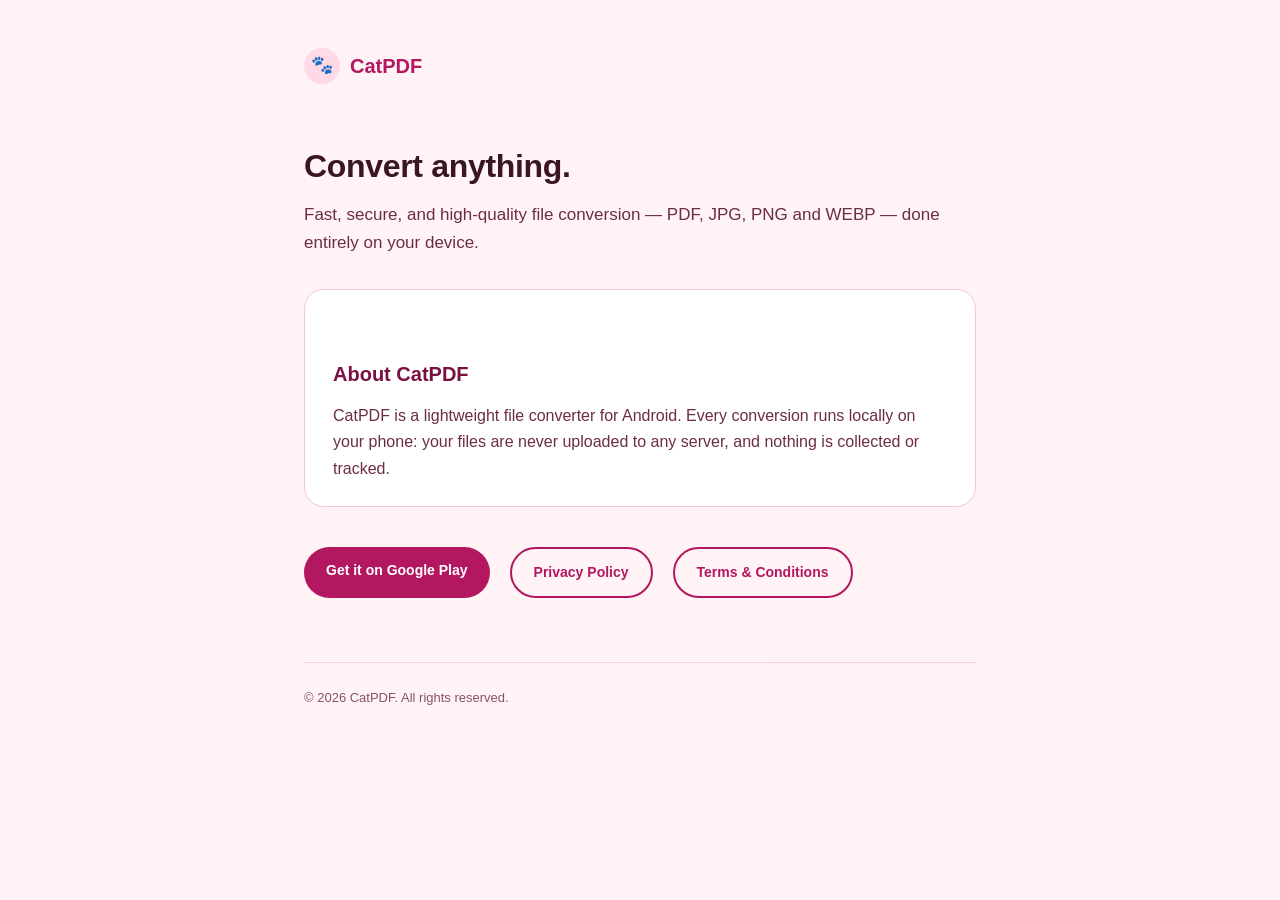
<file: index.html>
<!DOCTYPE html>
<html lang="en">
<head>
  <meta charset="UTF-8" />
  <meta name="viewport" content="width=device-width, initial-scale=1.0" />
  <title>CatPDF — Convert anything.</title>
  <link rel="stylesheet" href="style.css" />
</head>
<body>
  <div class="wrap">
    <header class="site-header">
      <div class="paw">🐾</div>
      <a href="index.html" class="brand">CatPDF</a>
    </header>

    <h1>Convert anything.</h1>
    <p class="tagline">
      Fast, secure, and high-quality file conversion — PDF, JPG, PNG and
      WEBP — done entirely on your device.
    </p>

    <div class="card">
      <h2>About CatPDF</h2>
      <p>
        CatPDF is a lightweight file converter for Android. Every
        conversion runs locally on your phone: your files are never
        uploaded to any server, and nothing is collected or tracked.
      </p>
    </div>

    <div class="links">
      <a class="pill" href="#">Get it on Google Play</a>
      <a class="pill ghost" href="privacy-policy.html">Privacy Policy</a>
      <a class="pill ghost" href="terms.html">Terms &amp; Conditions</a>
    </div>

    <footer>
      &copy; 2026 CatPDF. All rights reserved.
    </footer>
  </div>
</body>
</html>
</file>
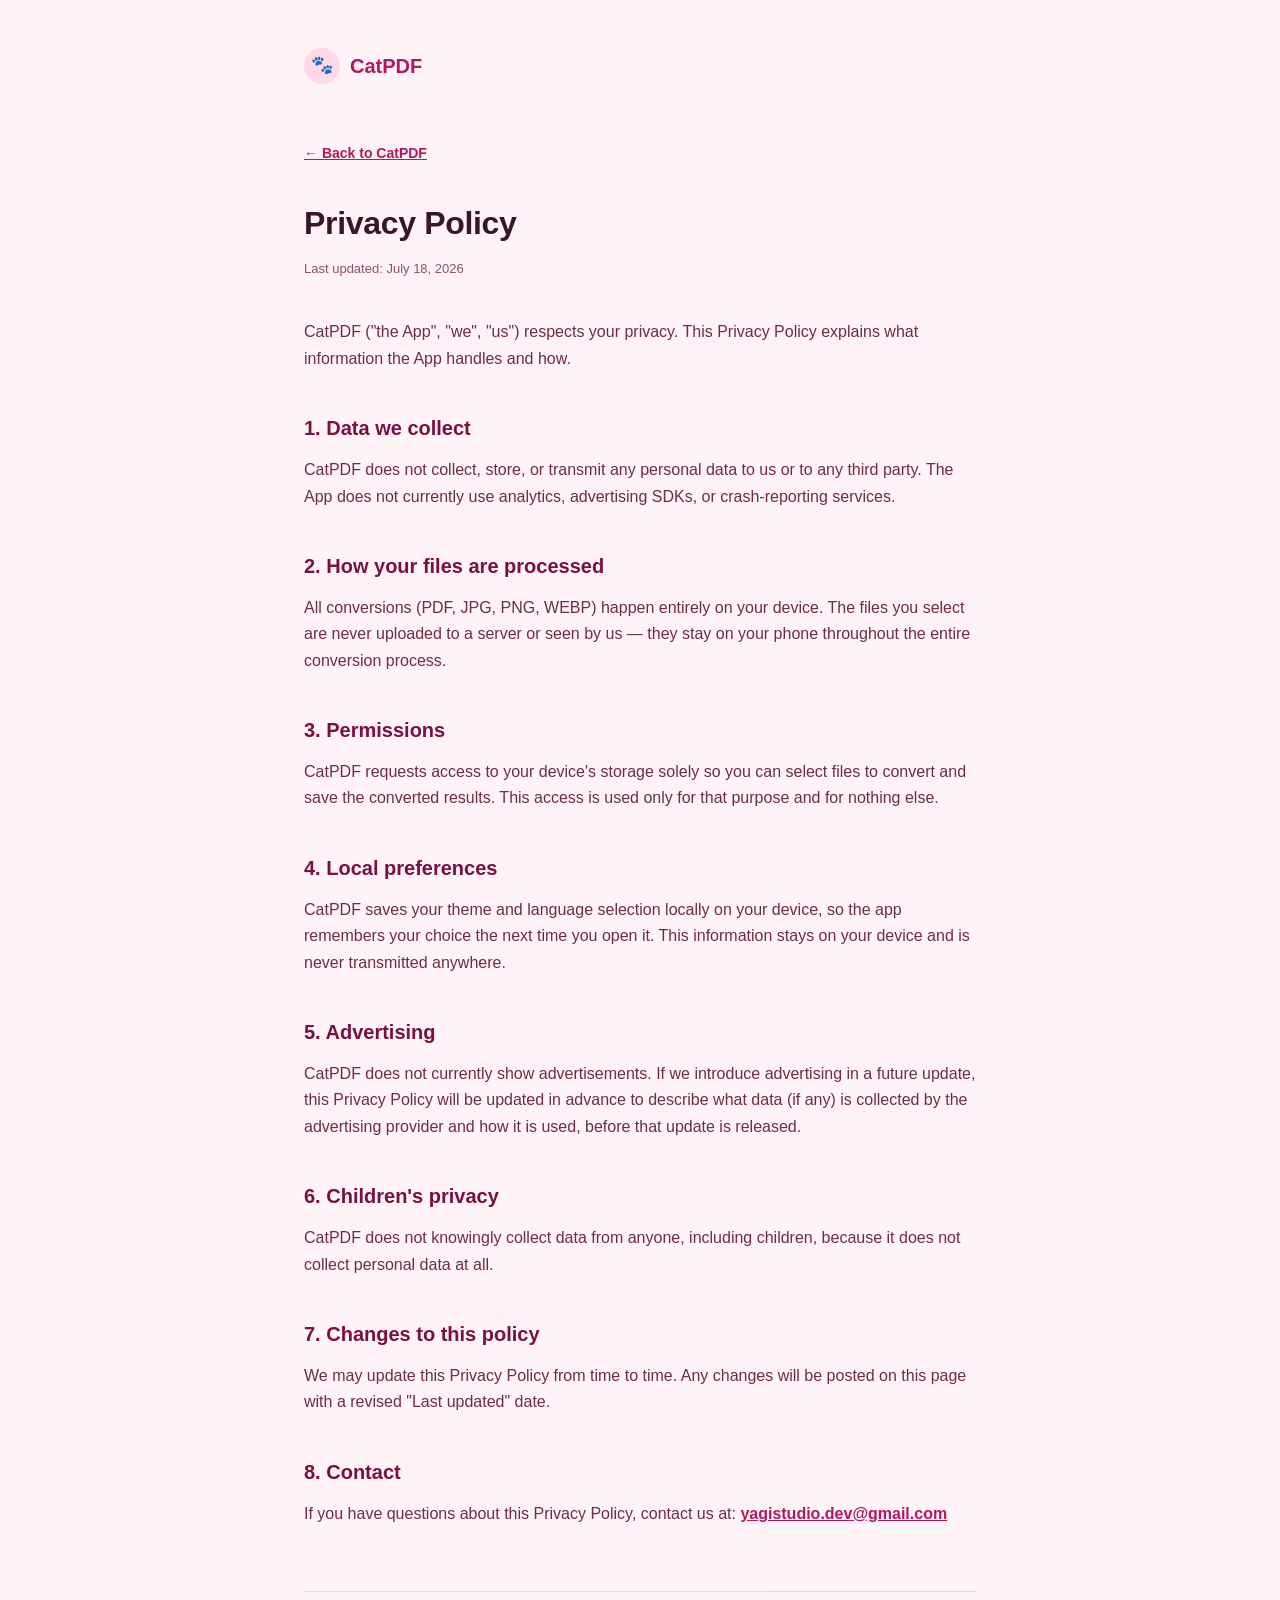
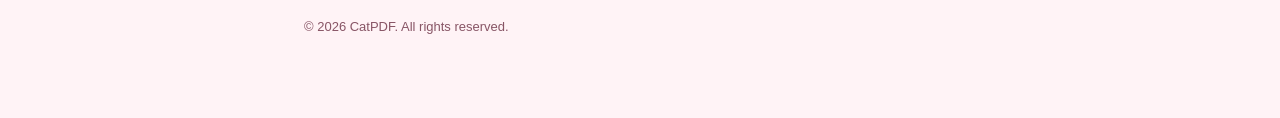
<file: privacy-policy.html>
<!DOCTYPE html>
<html lang="en">
<head>
  <meta charset="UTF-8" />
  <meta name="viewport" content="width=device-width, initial-scale=1.0" />
  <title>Privacy Policy — CatPDF</title>
  <link rel="stylesheet" href="style.css" />
</head>
<body>
  <div class="wrap">
    <header class="site-header">
      <div class="paw">🐾</div>
      <a href="index.html" class="brand">CatPDF</a>
    </header>

    <a class="back-link" href="index.html">&larr; Back to CatPDF</a>

    <h1>Privacy Policy</h1>
    <p class="updated">Last updated: July 18, 2026</p>

    <p>
      CatPDF ("the App", "we", "us") respects your privacy. This Privacy
      Policy explains what information the App handles and how.
    </p>

    <h2>1. Data we collect</h2>
    <p>
      CatPDF does not collect, store, or transmit any personal data to us
      or to any third party. The App does not currently use analytics,
      advertising SDKs, or crash-reporting services.
    </p>

    <h2>2. How your files are processed</h2>
    <p>
      All conversions (PDF, JPG, PNG, WEBP) happen entirely on your
      device. The files you select are never uploaded to a server or
      seen by us — they stay on your phone throughout the entire
      conversion process.
    </p>

    <h2>3. Permissions</h2>
    <p>
      CatPDF requests access to your device's storage solely so you can
      select files to convert and save the converted results. This
      access is used only for that purpose and for nothing else.
    </p>

    <h2>4. Local preferences</h2>
    <p>
      CatPDF saves your theme and language selection locally on your
      device, so the app remembers your choice the next time you open
      it. This information stays on your device and is never
      transmitted anywhere.
    </p>

    <h2>5. Advertising</h2>
    <p>
      CatPDF does not currently show advertisements. If we introduce
      advertising in a future update, this Privacy Policy will be
      updated in advance to describe what data (if any) is collected by
      the advertising provider and how it is used, before that update is
      released.
    </p>

    <h2>6. Children's privacy</h2>
    <p>
      CatPDF does not knowingly collect data from anyone, including
      children, because it does not collect personal data at all.
    </p>

    <h2>7. Changes to this policy</h2>
    <p>
      We may update this Privacy Policy from time to time. Any changes
      will be posted on this page with a revised "Last updated" date.
    </p>

    <h2>8. Contact</h2>
    <p>
      If you have questions about this Privacy Policy, contact us at:
      <a href="mailto:yagistudio.dev@gmail.com">yagistudio.dev@gmail.com</a>
    </p>

    <footer>
      &copy; 2026 CatPDF. All rights reserved.
    </footer>
  </div>
</body>
</html>
</file>
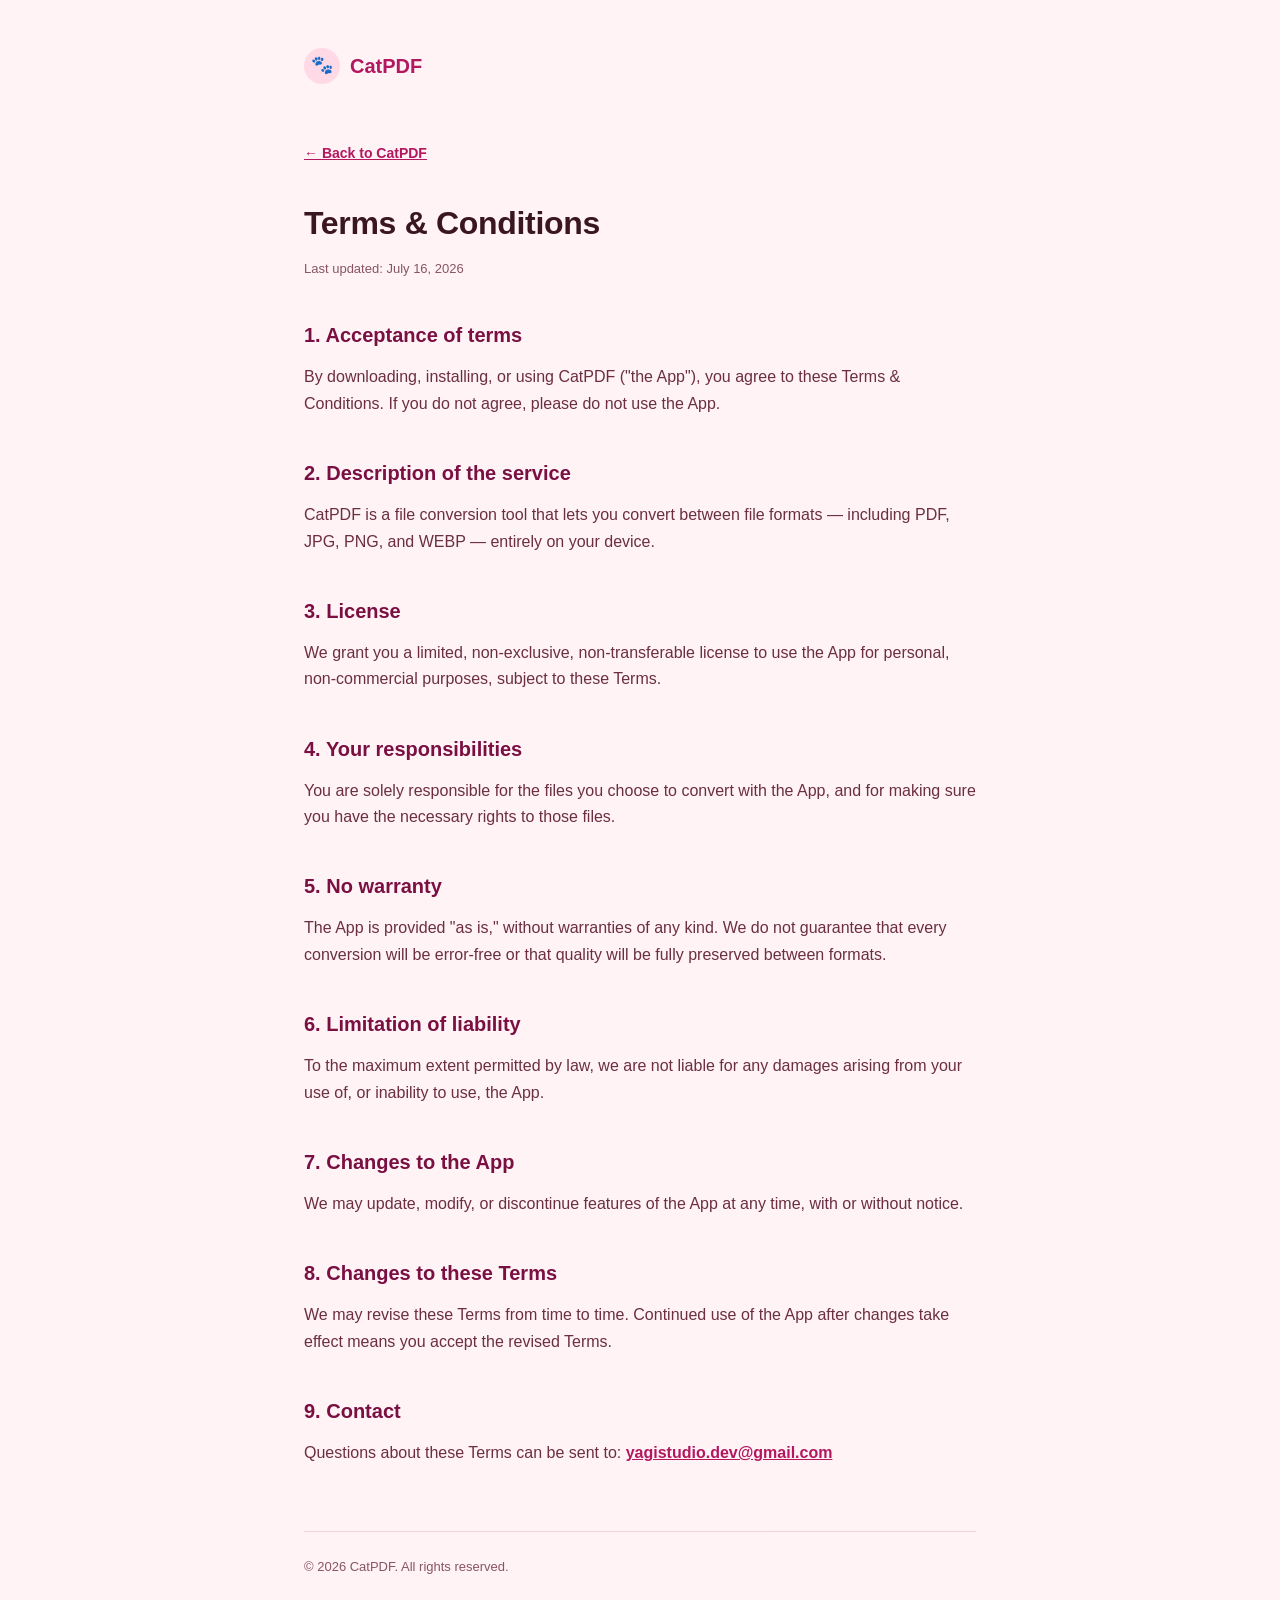
<file: terms.html>
<!DOCTYPE html>
<html lang="en">
<head>
  <meta charset="UTF-8" />
  <meta name="viewport" content="width=device-width, initial-scale=1.0" />
  <title>Terms &amp; Conditions — CatPDF</title>
  <link rel="stylesheet" href="style.css" />
</head>
<body>
  <div class="wrap">
    <header class="site-header">
      <div class="paw">🐾</div>
      <a href="index.html" class="brand">CatPDF</a>
    </header>

    <a class="back-link" href="index.html">&larr; Back to CatPDF</a>

    <h1>Terms &amp; Conditions</h1>
    <p class="updated">Last updated: July 16, 2026</p>

    <h2>1. Acceptance of terms</h2>
    <p>
      By downloading, installing, or using CatPDF ("the App"), you agree
      to these Terms &amp; Conditions. If you do not agree, please do not
      use the App.
    </p>

    <h2>2. Description of the service</h2>
    <p>
      CatPDF is a file conversion tool that lets you convert between
      file formats — including PDF, JPG, PNG, and WEBP — entirely on
      your device.
    </p>

    <h2>3. License</h2>
    <p>
      We grant you a limited, non-exclusive, non-transferable license to
      use the App for personal, non-commercial purposes, subject to
      these Terms.
    </p>

    <h2>4. Your responsibilities</h2>
    <p>
      You are solely responsible for the files you choose to convert
      with the App, and for making sure you have the necessary rights to
      those files.
    </p>

    <h2>5. No warranty</h2>
    <p>
      The App is provided "as is," without warranties of any kind. We do
      not guarantee that every conversion will be error-free or that
      quality will be fully preserved between formats.
    </p>

    <h2>6. Limitation of liability</h2>
    <p>
      To the maximum extent permitted by law, we are not liable for any
      damages arising from your use of, or inability to use, the App.
    </p>

    <h2>7. Changes to the App</h2>
    <p>
      We may update, modify, or discontinue features of the App at any
      time, with or without notice.
    </p>

    <h2>8. Changes to these Terms</h2>
    <p>
      We may revise these Terms from time to time. Continued use of the
      App after changes take effect means you accept the revised Terms.
    </p>

    <h2>9. Contact</h2>
    <p>
      Questions about these Terms can be sent to:
      <a href="mailto:yagistudio.dev@gmail.com">yagistudio.dev@gmail.com</a>
    </p>

    <footer>
      &copy; 2026 CatPDF. All rights reserved.
    </footer>
  </div>
</body>
</html>
</file>
<file: style.css>
:root {
  --bg: #fff3f6;
  --card: #ffffff;
  --ink: #3a1620;
  --ink-soft: #6b2e42;
  --pink: #b3175f;
  --pink-soft: #ffd9e6;
  --pink-deep: #7a0f42;
  --border: #f2c9d8;
  --max-width: 720px;
}

* {
  box-sizing: border-box;
}

body {
  margin: 0;
  font-family: 'Segoe UI', Roboto, -apple-system, sans-serif;
  background: var(--bg);
  color: var(--ink);
  line-height: 1.65;
}

.wrap {
  max-width: var(--max-width);
  margin: 0 auto;
  padding: 48px 24px 80px;
}

header.site-header {
  display: flex;
  align-items: center;
  gap: 10px;
  margin-bottom: 56px;
}

header.site-header .paw {
  width: 36px;
  height: 36px;
  border-radius: 50%;
  background: var(--pink-soft);
  display: flex;
  align-items: center;
  justify-content: center;
  font-size: 18px;
}

header.site-header .brand {
  font-weight: 800;
  font-size: 20px;
  color: var(--pink);
  text-decoration: none;
}

h1 {
  font-size: 32px;
  font-weight: 800;
  margin: 0 0 8px;
  letter-spacing: -0.01em;
}

h2 {
  font-size: 20px;
  font-weight: 700;
  margin: 40px 0 12px;
  color: var(--pink-deep);
}

p {
  margin: 0 0 16px;
  color: var(--ink-soft);
}

.tagline {
  font-size: 17px;
  color: var(--ink-soft);
  margin-bottom: 32px;
}

.updated {
  font-size: 13px;
  color: var(--ink-soft);
  opacity: 0.8;
  margin-bottom: 40px;
}

.card {
  background: var(--card);
  border: 1px solid var(--border);
  border-radius: 20px;
  padding: 28px 28px 8px;
}

a {
  color: var(--pink);
  font-weight: 600;
}

.links {
  display: flex;
  gap: 20px;
  flex-wrap: wrap;
  margin-top: 40px;
}

.pill {
  display: inline-block;
  padding: 12px 22px;
  border-radius: 999px;
  background: var(--pink);
  color: #fff !important;
  font-weight: 700;
  text-decoration: none;
  font-size: 14px;
}

.pill.ghost {
  background: transparent;
  border: 2px solid var(--pink);
  color: var(--pink) !important;
}

footer {
  margin-top: 64px;
  padding-top: 24px;
  border-top: 1px solid var(--border);
  font-size: 13px;
  color: var(--ink-soft);
  opacity: 0.8;
}

.back-link {
  display: inline-block;
  margin-bottom: 32px;
  font-size: 14px;
}
</file>
